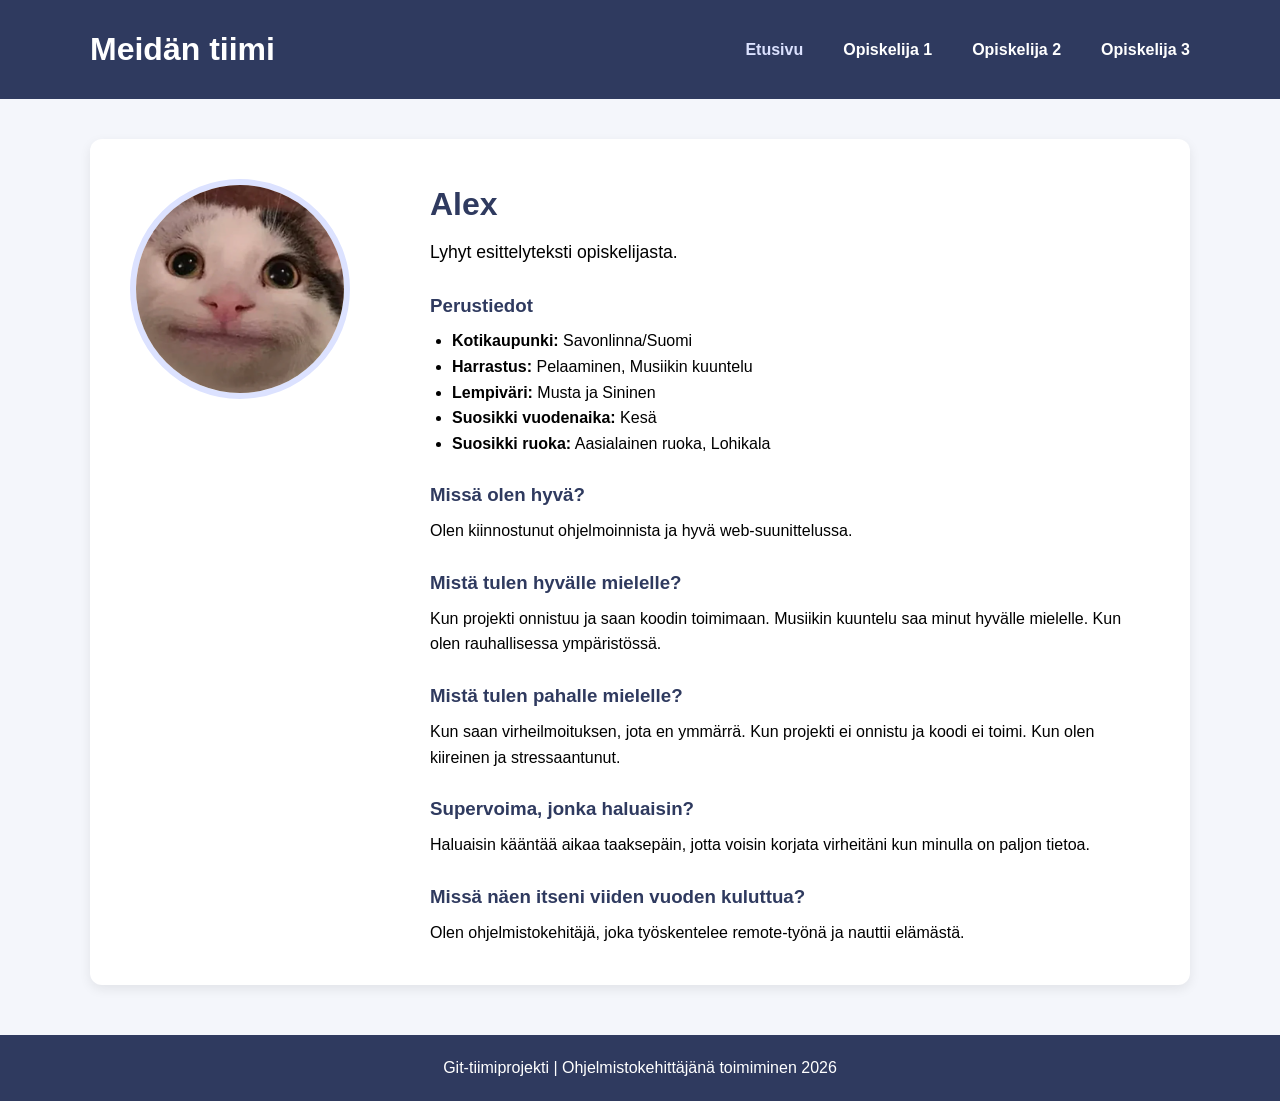
<file: Alex_Profiili.html>
<!DOCTYPE html>
<html lang="fi">
<head>
    <meta charset="UTF-8">
    <meta name="viewport" content="width=device-width, initial-scale=1.0">
    <title>Alex</title>
    <!-- Yhdistetään ulkoinen tyylitiedosto tähän sivuun -->
    <link rel="stylesheet" href="../css/style.css">
</head>
<body>

    <!-- Sivun ylätunniste sisältää tiimin nimen ja navigointilinkit -->
    <header class="site-header">
        <div class="header-content">
            <h1>Meidän tiimi</h1>
            <nav>
                <a href="../index.html">Etusivu</a>
                <a href="opiskelija_malli.html">Opiskelija 1</a>
                <a href="opiskelija_malli.html">Opiskelija 2</a>
                <a href="opiskelija_malli.html">Opiskelija 3</a>
            </nav>
        </div>
    </header>

    <!-- Pääsisältö: opiskelijan profiili ja esittely -->
    <main>
        <section class="profile">
            <img class="profile-photo-large" src="../images/kissa.png" alt="Opiskelija 1">

            <div class="profile-info">
                <!-- Kirjoita otsikkoon nimesi, tekstikappaleeseen esittelyteksti -->
                <h2>Alex</h2>
                <!--Kirjoita tähän lyhyt kuvaus itsestäsi. Voit kertoa esimerkiksi,
                    mistä olet kiinnostunut ja millaisista asioista pidät.-->
                <p class="lead">Lyhyt esittelyteksti opiskelijasta.</p>

                <!-- Perustietojen luettelo, täydennä kohtiin omat vastauksesi -->
                <h3>Perustiedot</h3>
                <ul>
                    <li><strong>Kotikaupunki:</strong> Savonlinna/Suomi</li>
                    <li><strong>Harrastus:</strong> Pelaaminen, Musiikin kuuntelu</li>
                    <li><strong>Lempiväri:</strong> Musta ja Sininen</li>
                    <li><strong>Suosikki vuodenaika:</strong> Kesä</li>
                    <li><strong>Suosikki ruoka:</strong> Aasialainen ruoka, Lohikala</li>
                </ul>

                <!-- Täydennä omat vastauksesi alla oleviin kohtiin -->
                <h3>Missä olen hyvä?</h3>
                <p>
                    Olen kiinnostunut ohjelmoinnista ja hyvä web-suunittelussa.
                </p>
                <h3>Mistä tulen hyvälle mielelle?</h3>
                <p>
                   Kun projekti onnistuu ja saan koodin toimimaan.
                   Musiikin kuuntelu saa minut hyvälle mielelle.
                   Kun olen rauhallisessa ympäristössä.
                </p>
                <h3>Mistä tulen pahalle mielelle?</h3>
                <p>
                    Kun saan virheilmoituksen, jota en ymmärrä.
                    Kun projekti ei onnistu ja koodi ei toimi.
                    Kun olen kiireinen ja stressaantunut.
                </p>
                <h3>Supervoima, jonka haluaisin?</h3>
                <p>
                   Haluaisin kääntää aikaa taaksepäin, jotta voisin korjata virheitäni kun minulla on paljon tietoa.
                </p>
                <h3>Missä näen itseni viiden vuoden kuluttua?</h3>
                <p>
                    Olen ohjelmistokehitäjä, joka työskentelee remote-työnä ja nauttii elämästä.
                </p>
            </div>
        </section>
    </main>

    <!-- Alatunniste ja tekijätieto -->
    <footer class="site-footer">
        <p>Git-tiimiprojekti | Ohjelmistokehittäjänä toimiminen 2026</p>
    </footer>

    <!-- Sivun JavaScript-tiedosto -->
    <script src="../js/script.js"></script>
</body>
</html>
</file>
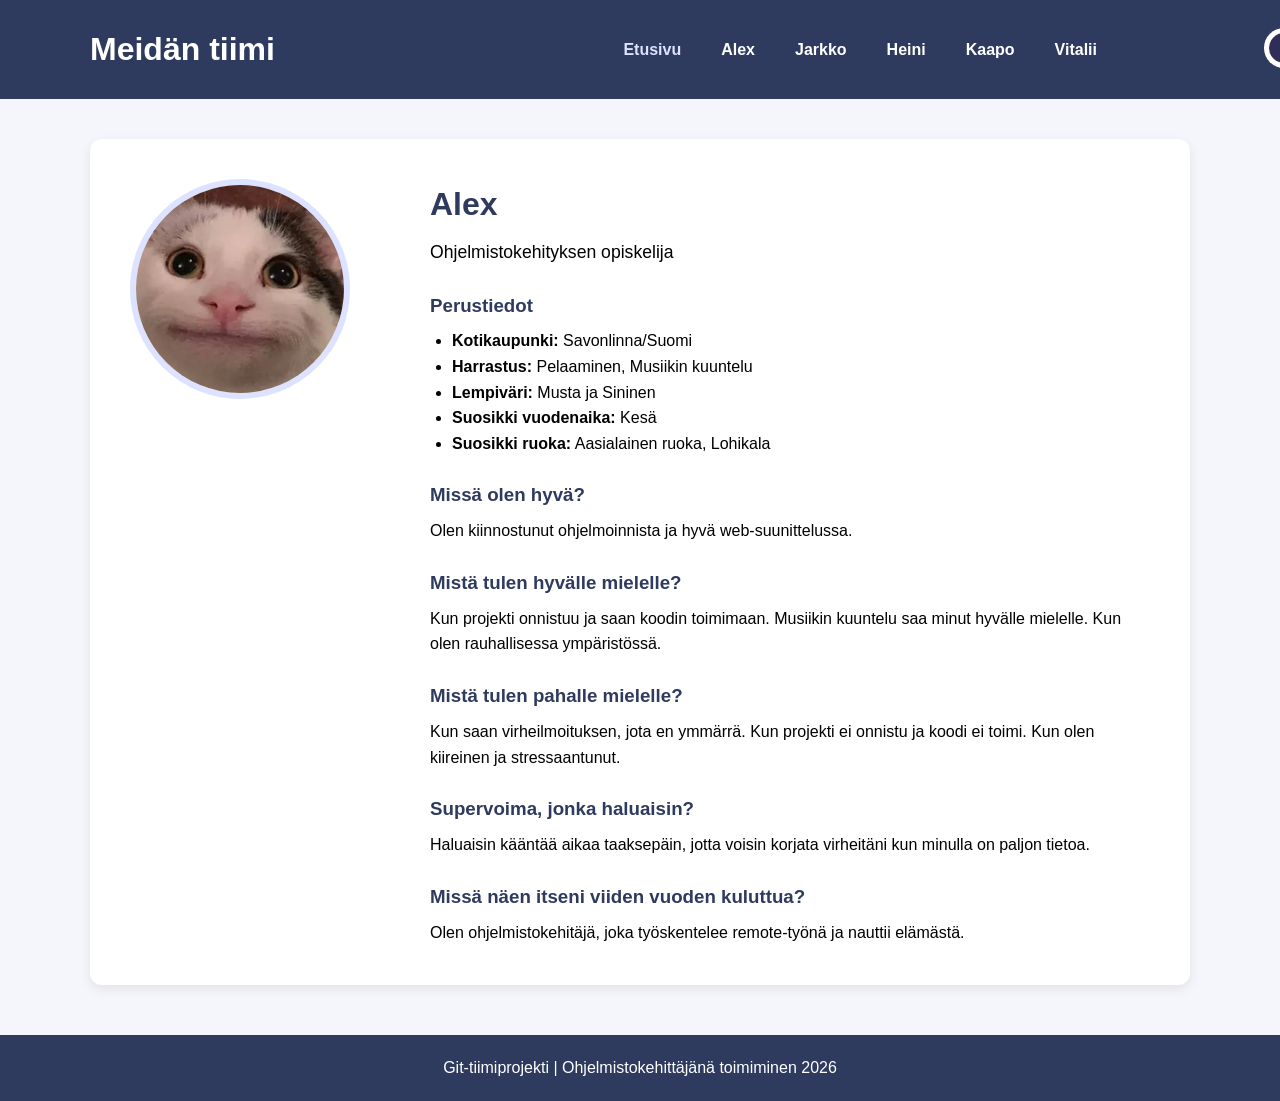
<file: pages/Alex_Profiili.html>
<!DOCTYPE html>
<html lang="fi">
<head>
    <meta charset="UTF-8">
    <meta name="viewport" content="width=device-width, initial-scale=1.0">
    <title>Alex</title>
    <!-- Yhdistetään ulkoinen tyylitiedosto tähän sivuun -->
    <link rel="stylesheet" href="../css/style.css">
</head>
<body>

    <!-- Sivun ylätunniste sisältää tiimin nimen ja navigointilinkit -->
 <!-- Sivun ylätunniste sisältää tiimin nimen ja navigoinnin -->
      <header class="site-header">
        <div class="header-content">
            <h1>Meidän tiimi</h1>
            <nav>
                <a href="../index.html">Etusivu</a>
                <a href="Alex_Profiili.html">Alex</a>
                <a href="Jarkko.html">Jarkko</a>
                <a href="Heini-profiili.html">Heini</a>
                <a href="opiskelija_kaapo.html">Kaapo</a>
                <a href="profile_vitalii.html">Vitalii</a>
                   <div class="container">
                    <label class="switch">
                        <input id="toggle" type="checkbox">
                        <span class="slider"></span>
                    </label>
                </div>
                <div class="slide-block slide-out">
                </div>
            </nav>
            
        </div>
        
            </nav>
        </div>
    </header>

    <!-- Pääsisältö: opiskelijan profiili ja esittely -->
    <main>
        <section class="profile">
            <img class="profile-photo-large" src="../images/kissa.png" alt="Opiskelija 1">

            <div class="profile-info">
                <!-- Kirjoita otsikkoon nimesi, tekstikappaleeseen esittelyteksti -->
                <h2>Alex</h2>
                <!--Kirjoita tähän lyhyt kuvaus itsestäsi. Voit kertoa esimerkiksi,
                    mistä olet kiinnostunut ja millaisista asioista pidät.-->
                <p class="lead">Ohjelmistokehityksen opiskelija</p>

                <!-- Perustietojen luettelo, täydennä kohtiin omat vastauksesi -->
                <h3>Perustiedot</h3>
                <ul>
                    <li><strong>Kotikaupunki:</strong> Savonlinna/Suomi</li>
                    <li><strong>Harrastus:</strong> Pelaaminen, Musiikin kuuntelu</li>
                    <li><strong>Lempiväri:</strong> Musta ja Sininen</li>
                    <li><strong>Suosikki vuodenaika:</strong> Kesä</li>
                    <li><strong>Suosikki ruoka:</strong> Aasialainen ruoka, Lohikala</li>
                </ul>

                <!-- Täydennä omat vastauksesi alla oleviin kohtiin -->
                <h3>Missä olen hyvä?</h3>
                <p>
                    Olen kiinnostunut ohjelmoinnista ja hyvä web-suunittelussa.
                </p>
                <h3>Mistä tulen hyvälle mielelle?</h3>
                <p>
                   Kun projekti onnistuu ja saan koodin toimimaan.
                   Musiikin kuuntelu saa minut hyvälle mielelle.
                   Kun olen rauhallisessa ympäristössä.
                </p>
                <h3>Mistä tulen pahalle mielelle?</h3>
                <p>
                    Kun saan virheilmoituksen, jota en ymmärrä.
                    Kun projekti ei onnistu ja koodi ei toimi.
                    Kun olen kiireinen ja stressaantunut.
                </p>
                <h3>Supervoima, jonka haluaisin?</h3>
                <p>
                   Haluaisin kääntää aikaa taaksepäin, jotta voisin korjata virheitäni kun minulla on paljon tietoa.
                </p>
                <h3>Missä näen itseni viiden vuoden kuluttua?</h3>
                <p>
                    Olen ohjelmistokehitäjä, joka työskentelee remote-työnä ja nauttii elämästä.
                </p>
            </div>
        </section>
    </main>

    <!-- Alatunniste ja tekijätieto -->
    <footer class="site-footer">
        <p>Git-tiimiprojekti | Ohjelmistokehittäjänä toimiminen 2026</p>
    </footer>

    <!-- Sivun JavaScript-tiedosto -->
    <script src="../js/script.js"></script>
</body>
</html>
</file>
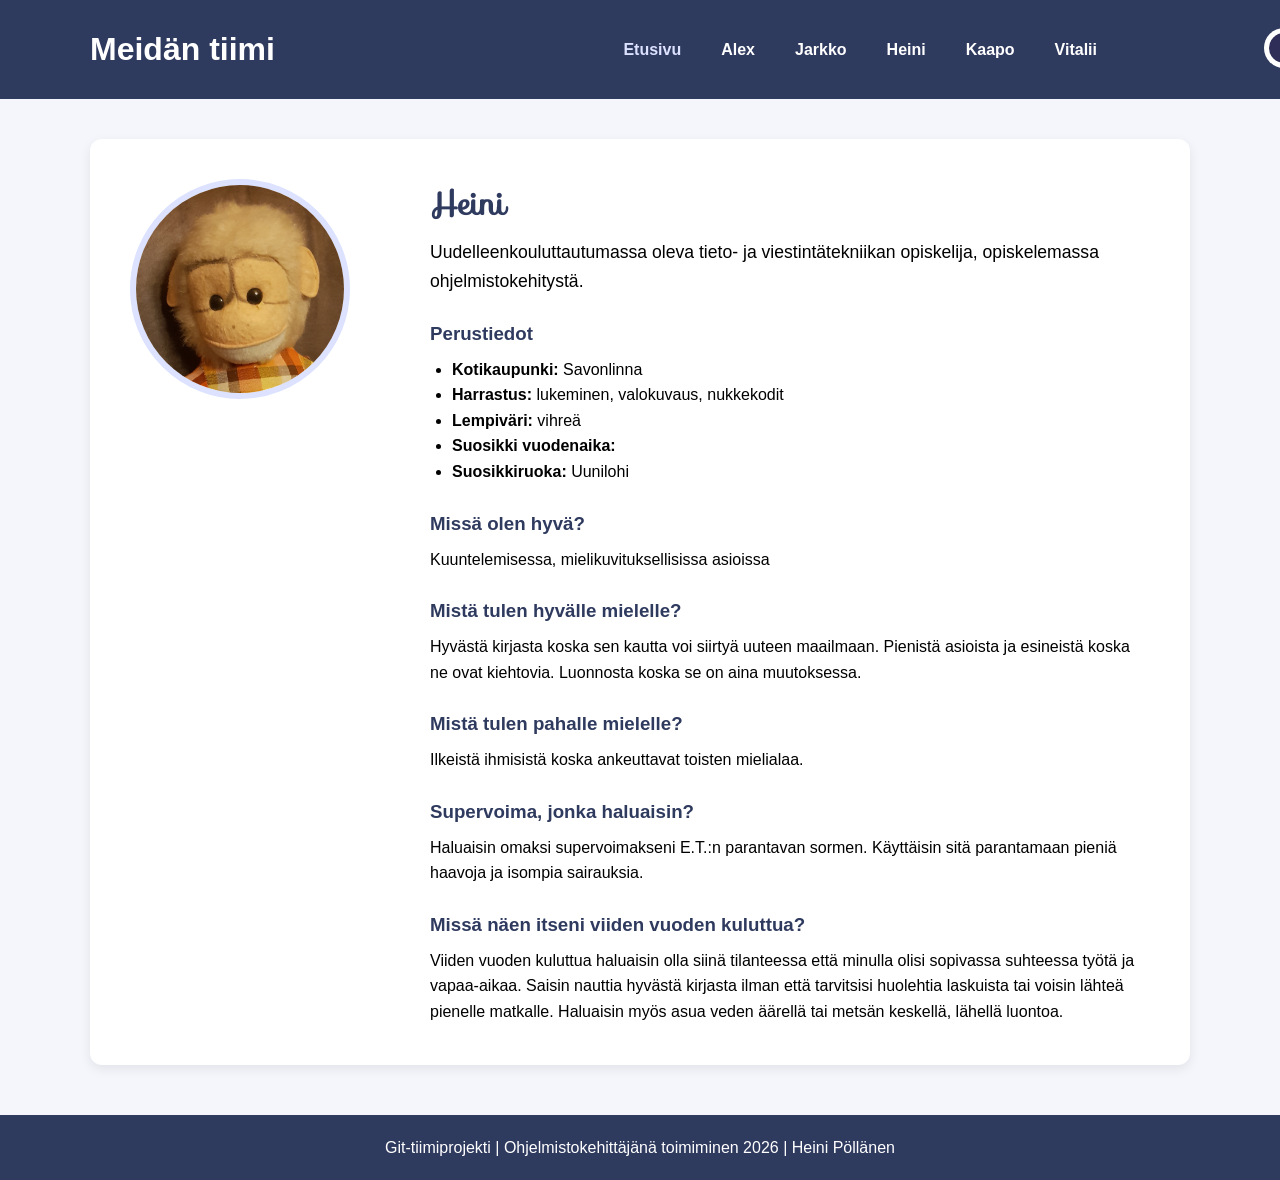
<file: pages/Heini-profiili.html>
<!DOCTYPE html>
<html lang="fi">
<head>
    <meta charset="UTF-8">
    <meta name="viewport" content="width=device-width, initial-scale=1.0">
    <title>Opiskelija 1</title>
    <!-- Yhdistetään ulkoinen tyylitiedosto tähän sivuun -->
    <link rel="stylesheet" href="../css/style.css">
    <link rel="stylesheet" href="https://fonts.googleapis.com/css?family=Sofia">
</head>
<body>

    <!-- Sivun ylätunniste sisältää tiimin nimen ja navigointilinkit -->
    <header class="site-header">
        <div class="header-content">
            <h1>Meidän tiimi</h1>
            <nav>
                <a href="../index.html">Etusivu</a>
                <a href="Alex_Profiili.html">Alex</a>
                <a href="Jarkko.html">Jarkko</a>
                <a href="Heini-profiili.html">Heini</a>
                <a href="opiskelija_kaapo.html">Kaapo</a>
                <a href="profile_vitalii.html">Vitalii</a>
                   <div class="container">
                    <label class="switch">
                        <input id="toggle" type="checkbox">
                        <span class="slider"></span>
                    </label>
                </div>
                <div class="slide-block slide-out">
                </div>
            </nav>
            
        </div>
        
            </nav>
        </div>
    </header>

    <!-- Pääsisältö: opiskelijan profiili ja esittely -->
    <main>
        <section class="profile">
            <img class="profile-photo-large" src="../images/naama.jpg" alt="Heini">

            <div class="profile-info">
                <!-- Kirjoita otsikkoon nimesi, tekstikappaleeseen esittelyteksti -->
                <h2 id="H">Heini</h2>
                <!--Kirjoita tähän lyhyt kuvaus itsestäsi. Voit kertoa 
                esimerkiksi,
                mistä olet kiinnostunut ja millaisista asioista pidät.
                -->

                <p class="lead">Uudelleenkouluttautumassa oleva tieto- ja viestintätekniikan opiskelija, opiskelemassa ohjelmistokehitystä.</p>

                <!-- Perustietojen luettelo, täydennä kohtiin omat vastauksesi -->
                <h3>Perustiedot</h3>
                <ul>
                    <li><strong>Kotikaupunki:</strong> Savonlinna</li>
                    <li><strong>Harrastus:</strong> lukeminen, valokuvaus, nukkekodit</li>
                    <li><strong>Lempiväri:</strong> vihreä</li>
                    <li><strong>Suosikki vuodenaika:</strong> <!--Kirjoita suosikki vuodenaika--></li>
                    <li><strong>Suosikkiruoka:</strong> Uunilohi</li>
                </ul>

                <!-- Täydennä omat vastauksesi alla oleviin kohtiin -->
                <h3>Missä olen hyvä?</h3>
                <p>
                    Kuuntelemisessa, mielikuvituksellisissa asioissa
                </p>
                <h3>Mistä tulen hyvälle mielelle?</h3>
                <p>
                    Hyvästä kirjasta koska sen kautta voi siirtyä uuteen maailmaan. Pienistä asioista ja esineistä koska ne ovat kiehtovia. Luonnosta koska se on aina muutoksessa.
                </p>
                <h3>Mistä tulen pahalle mielelle?</h3>
                <p>
                    Ilkeistä ihmisistä koska ankeuttavat toisten mielialaa.
                </p>
                <h3>Supervoima, jonka haluaisin?</h3>
                <p>
                    Haluaisin omaksi supervoimakseni E.T.:n parantavan sormen. Käyttäisin sitä parantamaan pieniä haavoja ja isompia sairauksia.
                </p>
                <h3>Missä näen itseni viiden vuoden kuluttua?</h3>
                <p>
                    Viiden vuoden kuluttua haluaisin olla siinä tilanteessa että minulla olisi sopivassa suhteessa työtä ja vapaa-aikaa. Saisin nauttia hyvästä kirjasta ilman että tarvitsisi huolehtia laskuista tai voisin lähteä pienelle matkalle. Haluaisin myös asua veden äärellä tai metsän keskellä, lähellä luontoa.
                </p>
            </div>
        </section>
    </main>

    <!-- Alatunniste ja tekijätieto -->
    <footer class="site-footer">
        <p>Git-tiimiprojekti | Ohjelmistokehittäjänä toimiminen 2026 | Heini Pöllänen</p>
    </footer>

    <!-- Sivun JavaScript-tiedosto -->
    <script src="../js/script.js"></script>
</body>
</html>
</file>
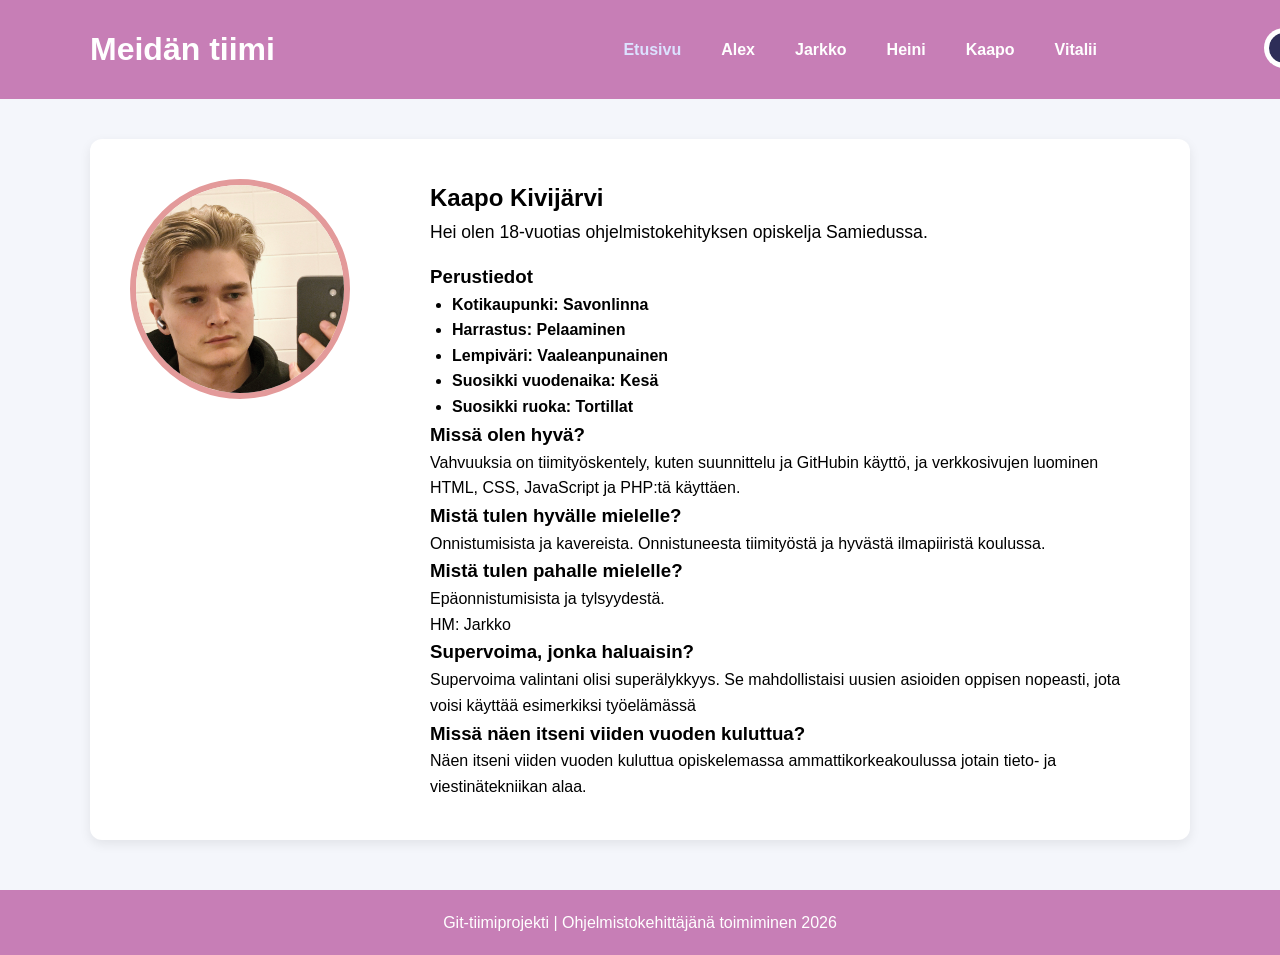
<file: pages/opiskelija_kaapo.html>
<!DOCTYPE html>
<html lang="fi">
<head>
    <meta charset="UTF-8">
    <meta name="viewport" content="width=device-width, initial-scale=1.0">
    <title>Kaapo Kivijärvi</title>
    <!-- Yhdistetään ulkoinen tyylitiedosto tähän sivuun -->
    <link rel="stylesheet" href="../css/style.css">
</head>
<body>

    <!-- Sivun ylätunniste sisältää tiimin nimen ja navigointilinkit -->
    <header class="site-header-kaapo">
        <div class="header-content">
            <h1>Meidän tiimi</h1>
            <nav>
                <a href="../index.html">Etusivu</a>
                <a href="Alex_Profiili.html">Alex</a>
                <a href="Jarkko.html">Jarkko</a>
                <a href="Heini-profiili.html">Heini</a>
                <a href="opiskelija_kaapo.html">Kaapo</a>
                <a href="profile_vitalii.html">Vitalii</a>
                   <div class="container">
                    <label class="switch">
                        <input id="toggle" type="checkbox">
                        <span class="slider"></span>
                    </label>
                </div>
                <div class="slide-block slide-out">
                </div>
            </nav>
            
        </div>
        
            </nav>
        </div>
    </header>

    <!-- Pääsisältö: opiskelijan profiili ja esittely -->
    <main>
        <section class="profile">
            <img class="profile-photo-large-kaapo" src="../images/kaapo_kuva.png" alt="Kaapon kuva">

            <div class="profile-info-kaapo">
                <!-- Kirjoita otsikkoon nimesi, tekstikappaleeseen esittelyteksti -->
                <h2>Kaapo Kivijärvi</h2>
                <!--Kirjoita tähän lyhyt kuvaus itsestäsi. Voit kertoa esimerkiksi,
                    mistä olet kiinnostunut ja millaisista asioista pidät.-->
                <p class="lead">Hei olen 18-vuotias ohjelmistokehityksen opiskelja Samiedussa.</p>

                <!-- Perustietojen luettelo, täydennä kohtiin omat vastauksesi -->
                <h3>Perustiedot</h3>
                <ul>
                    <li><strong>Kotikaupunki: Savonlinna</strong> <!--Kirjoita kotikaupunkisi --></li>
                    <li><strong>Harrastus: Pelaaminen</strong> <!--Kirjoita harrastus--></li>
                    <li><strong>Lempiväri: Vaaleanpunainen</strong> <!--Kirjoita lempiväri--></li>
                    <li><strong>Suosikki vuodenaika: Kesä</strong> <!--Kirjoita suosikki vuodenaika--></li>
                    <li><strong>Suosikki ruoka: Tortillat</strong> <!--Kirjoita suosikki ruoka--></li>
                </ul>

                <!-- Täydennä omat vastauksesi alla oleviin kohtiin -->
                <h3>Missä olen hyvä?</h3>
                <p> Vahvuuksia on tiimityöskentely, kuten suunnittelu ja GitHubin käyttö, ja verkkosivujen luominen HTML, CSS, JavaScript ja PHP:tä käyttäen.
                    <!-- Kirjoita tähän omia vahvuuksiasi. Voit kertoa esimerkiksi opiskeluun, harrastuksiin tai tiimityöhön liittyvistä vahvuuksista. -->
                </p>
                <h3>Mistä tulen hyvälle mielelle?</h3>
                <p> Onnistumisista ja kavereista. Onnistuneesta tiimityöstä ja hyvästä ilmapiiristä koulussa.
                    <!-- Kirjoita tähän mistä tulet hyvälle mielelle ja miksi. -->
                </p>
                <h3>Mistä tulen pahalle mielelle?</h3>
                <p> Epäonnistumisista ja tylsyydestä.
                    <br>HM: Jarkko
                    <!-- Kirjoita tähän mistä tulet pahalle mielelle ja miksi. -->
                </p>
                <h3>Supervoima, jonka haluaisin?</h3>
                <p> Supervoima valintani olisi superälykkyys. Se mahdollistaisi uusien asioiden oppisen nopeasti, jota voisi käyttää esimerkiksi työelämässä
                    <!-- Kirjoita tähän, minkä supervoiman haluaisit kehittää. Parustele valintaasi ja kerro, miten käyttäisit tätä supervoimaa. -->
                </p>
                <h3>Missä näen itseni viiden vuoden kuluttua?</h3>
                <p> Näen itseni viiden vuoden kuluttua opiskelemassa ammattikorkeakoulussa jotain tieto- ja viestinätekniikan alaa.
                    <!-- Kirjoita tähän ajatuksiasi tulevaisuudestasi. -->
                </p>
            </div>
        </section>
    </main>

    <!-- Alatunniste ja tekijätieto -->
    <footer class="site-footer-kaapo">
        <p>Git-tiimiprojekti | Ohjelmistokehittäjänä toimiminen 2026</p>
    </footer>

    <!-- Sivun JavaScript-tiedosto -->
    <script src="../js/script.js"></script>
</body>
</html>
</file>
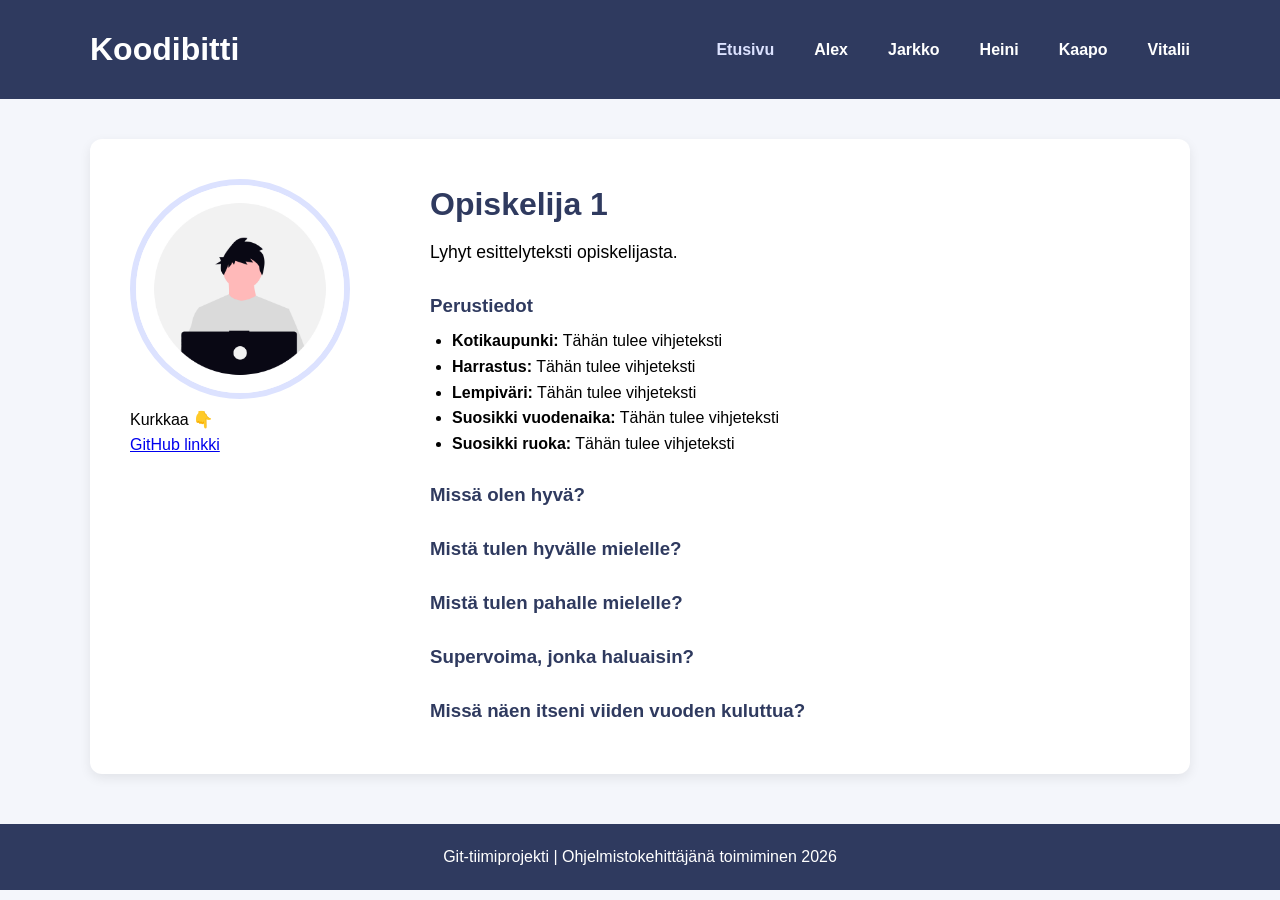
<file: pages/opiskelija_malli.html>
<!DOCTYPE html>
<html lang="fi">
<head>
    <meta charset="UTF-8">
    <meta name="viewport" content="width=device-width, initial-scale=1.0">
    <title>Opiskelija 1</title>
    <!-- Yhdistetään ulkoinen tyylitiedosto tähän sivuun -->
    <link rel="stylesheet" href="../css/style.css">
</head>
<body>

    <!-- Sivun ylätunniste sisältää tiimin nimen ja navigointilinkit -->
    <header class="site-header">
        <div class="header-content">
            <h1>Koodibitti</h1>
            <nav>
                <a href="../index.html">Etusivu</a>
                <a href="opiskelija_malli.html">Alex</a>
                <a href="opiskelija_malli.html">Jarkko</a>
                <a href="opiskelija_malli.html">Heini</a>
                <a href="opiskelija_malli.html">Kaapo</a>
                <a href="profile_vitalii.html">Vitalii</a>
            </nav>
        </div>
    </header>

    <!-- Pääsisältö: opiskelijan profiili ja esittely -->
    <main>
        <section class="profile">
            
            <div class="profile-picture">
              <img class="profile-photo-large" src="../images/opiskelija.png" alt="Opiskelija 1">
              <div class="overlay">
                <p>Kurkkaa 👇</p>
                <a href="#" target="_blank" rel="noopener noreferrer">GitHub linkki</a>
              </div>
            </div>

            <div class="profile-info">
                <!-- Kirjoita otsikkoon nimesi, tekstikappaleeseen esittelyteksti -->
                <h2>Opiskelija 1</h2>
                <!--Kirjoita tähän lyhyt kuvaus itsestäsi. Voit kertoa esimerkiksi,
                    mistä olet kiinnostunut ja millaisista asioista pidät.-->
                <p class="lead">Lyhyt esittelyteksti opiskelijasta.</p>

                <!-- Perustietojen luettelo, täydennä kohtiin omat vastauksesi -->
                <h3>Perustiedot</h3>
                <ul>
                    <li>
                      <strong>Kotikaupunki:</strong> 
                      <span class="tooltip">
                        <span class="tooltiptext">Tähän tulee vihjeteksti</span>
                      </span>
                      <!--Kirjoita kotikaupunkisi -->
                    </li>
                    <li>
                      <strong>Harrastus:</strong> 
                      <span class="tooltip">
                        <span class="tooltiptext">Tähän tulee vihjeteksti</span>
                      </span>
                      <!--Kirjoita harrastus-->
                    </li>
                    <li>
                      <strong>Lempiväri:</strong> 
                      <span class="tooltip">
                        <span class="tooltiptext">Tähän tulee vihjeteksti</span>
                      </span>
                      <!--Kirjoita lempiväri-->
                    </li>
                    <li>
                      <strong>Suosikki vuodenaika:</strong> 
                      <span class="tooltip">
                        <span class="tooltiptext">Tähän tulee vihjeteksti</spa>
                      </span>
                      <!--Kirjoita suosikki vuodenaika-->
                    </li>
                    <li>
                      <strong>Suosikki ruoka:</strong> 
                      <span class="tooltip">
                        <span class="tooltiptext">Tähän tulee vihjeteksti</span>
                      </span>
                      <!--Kirjoita suosikki ruoka-->
                    </li>
                </ul>

                <!-- Täydennä omat vastauksesi alla oleviin kohtiin -->
                <h3>Missä olen hyvä?</h3>
                <p>
                    <!-- Kirjoita tähän omia vahvuuksiasi. Voit kertoa esimerkiksi opiskeluun, harrastuksiin tai tiimityöhön liittyvistä vahvuuksista. -->
                </p>
                <h3>Mistä tulen hyvälle mielelle?</h3>
                <p>
                    <!-- Kirjoita tähän mistä tulet hyvälle mielelle ja miksi. -->
                </p>
                <h3>Mistä tulen pahalle mielelle?</h3>
                <p>
                    <!-- Kirjoita tähän mistä tulet pahalle mielelle ja miksi. -->
                </p>
                <h3>Supervoima, jonka haluaisin?</h3>
                <p>
                    <!-- Kirjoita tähän, minkä supervoiman haluaisit kehittää. Parustele valintaasi ja kerro, miten käyttäisit tätä supervoimaa. -->
                </p>
                <h3>Missä näen itseni viiden vuoden kuluttua?</h3>
                <p>
                    <!-- Kirjoita tähän ajatuksiasi tulevaisuudestasi. -->
                </p>
            </div>
        </section>
    </main>

    <!-- Alatunniste ja tekijätieto -->
    <footer class="site-footer">
        <p>Git-tiimiprojekti | Ohjelmistokehittäjänä toimiminen 2026</p>
    </footer>

    <!-- Sivun JavaScript-tiedosto -->
    <script src="../js/script.js"></script>
</body>
</html>
</file>
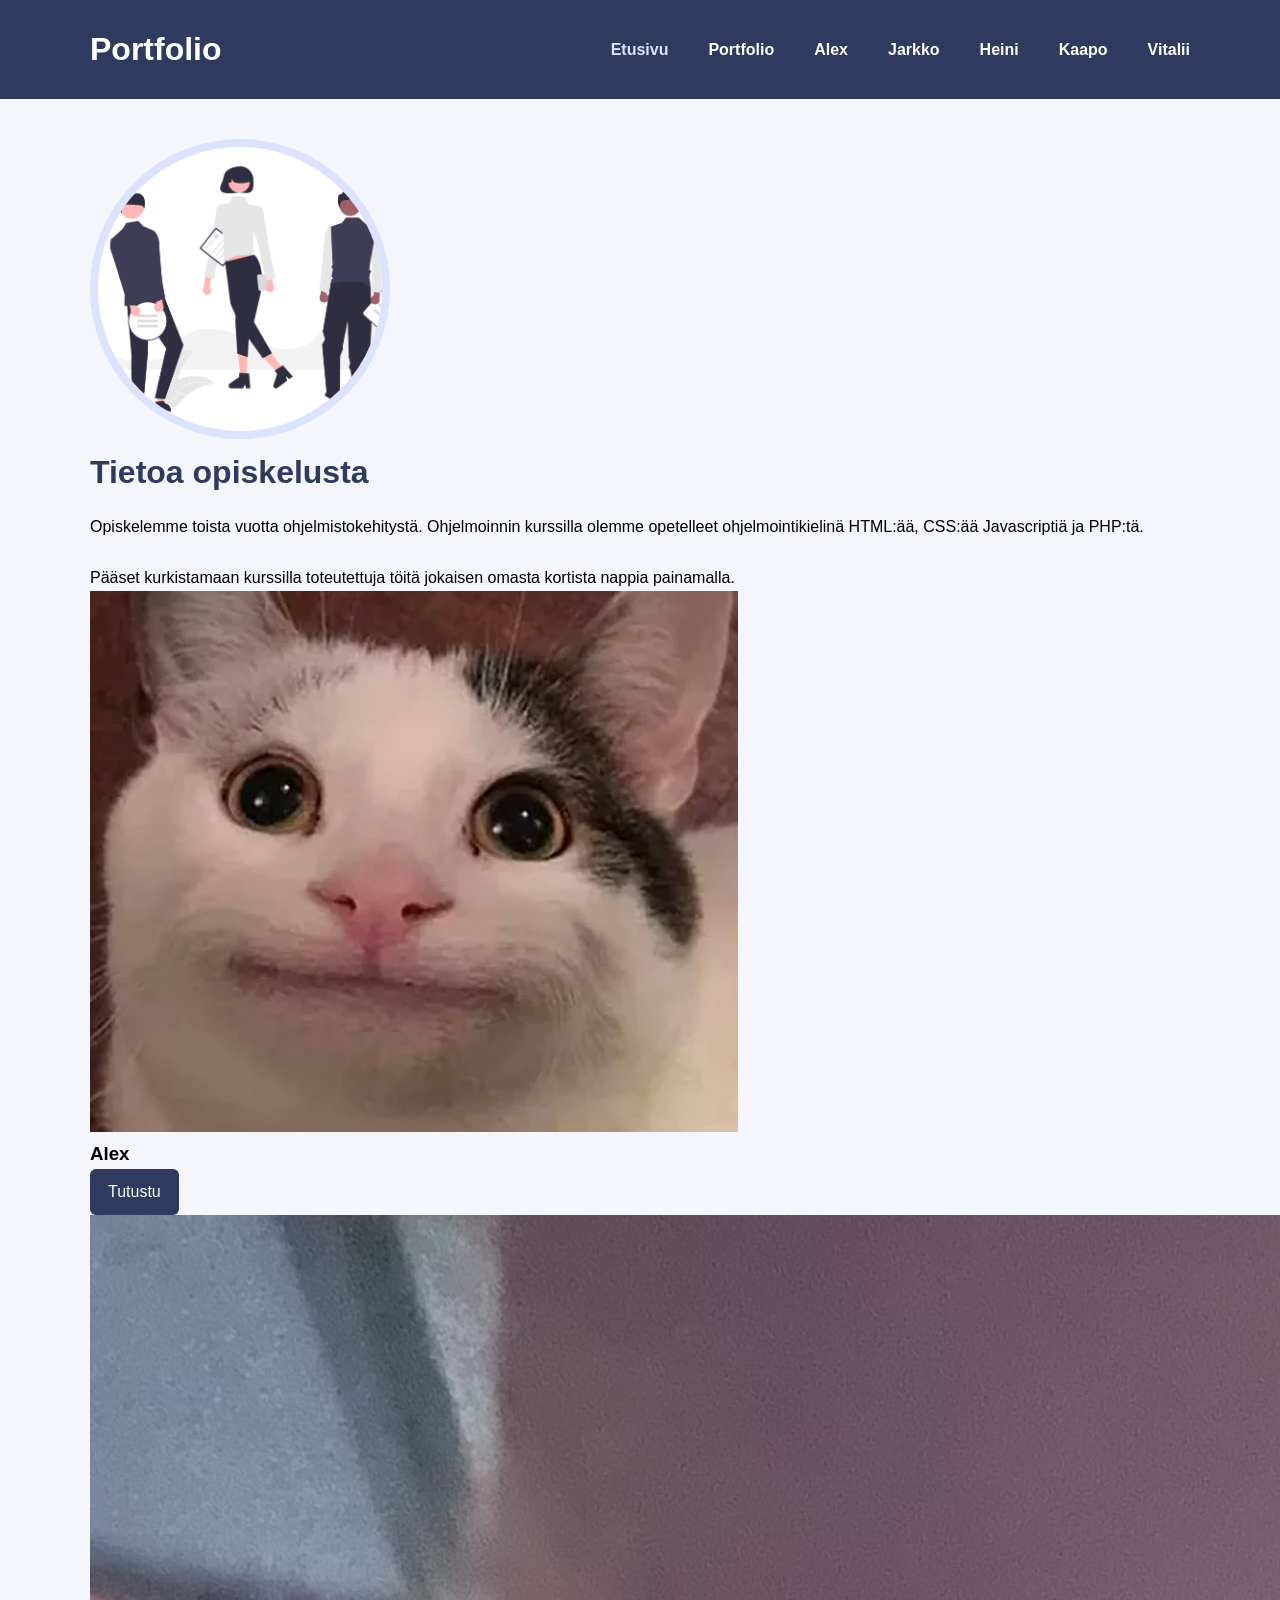
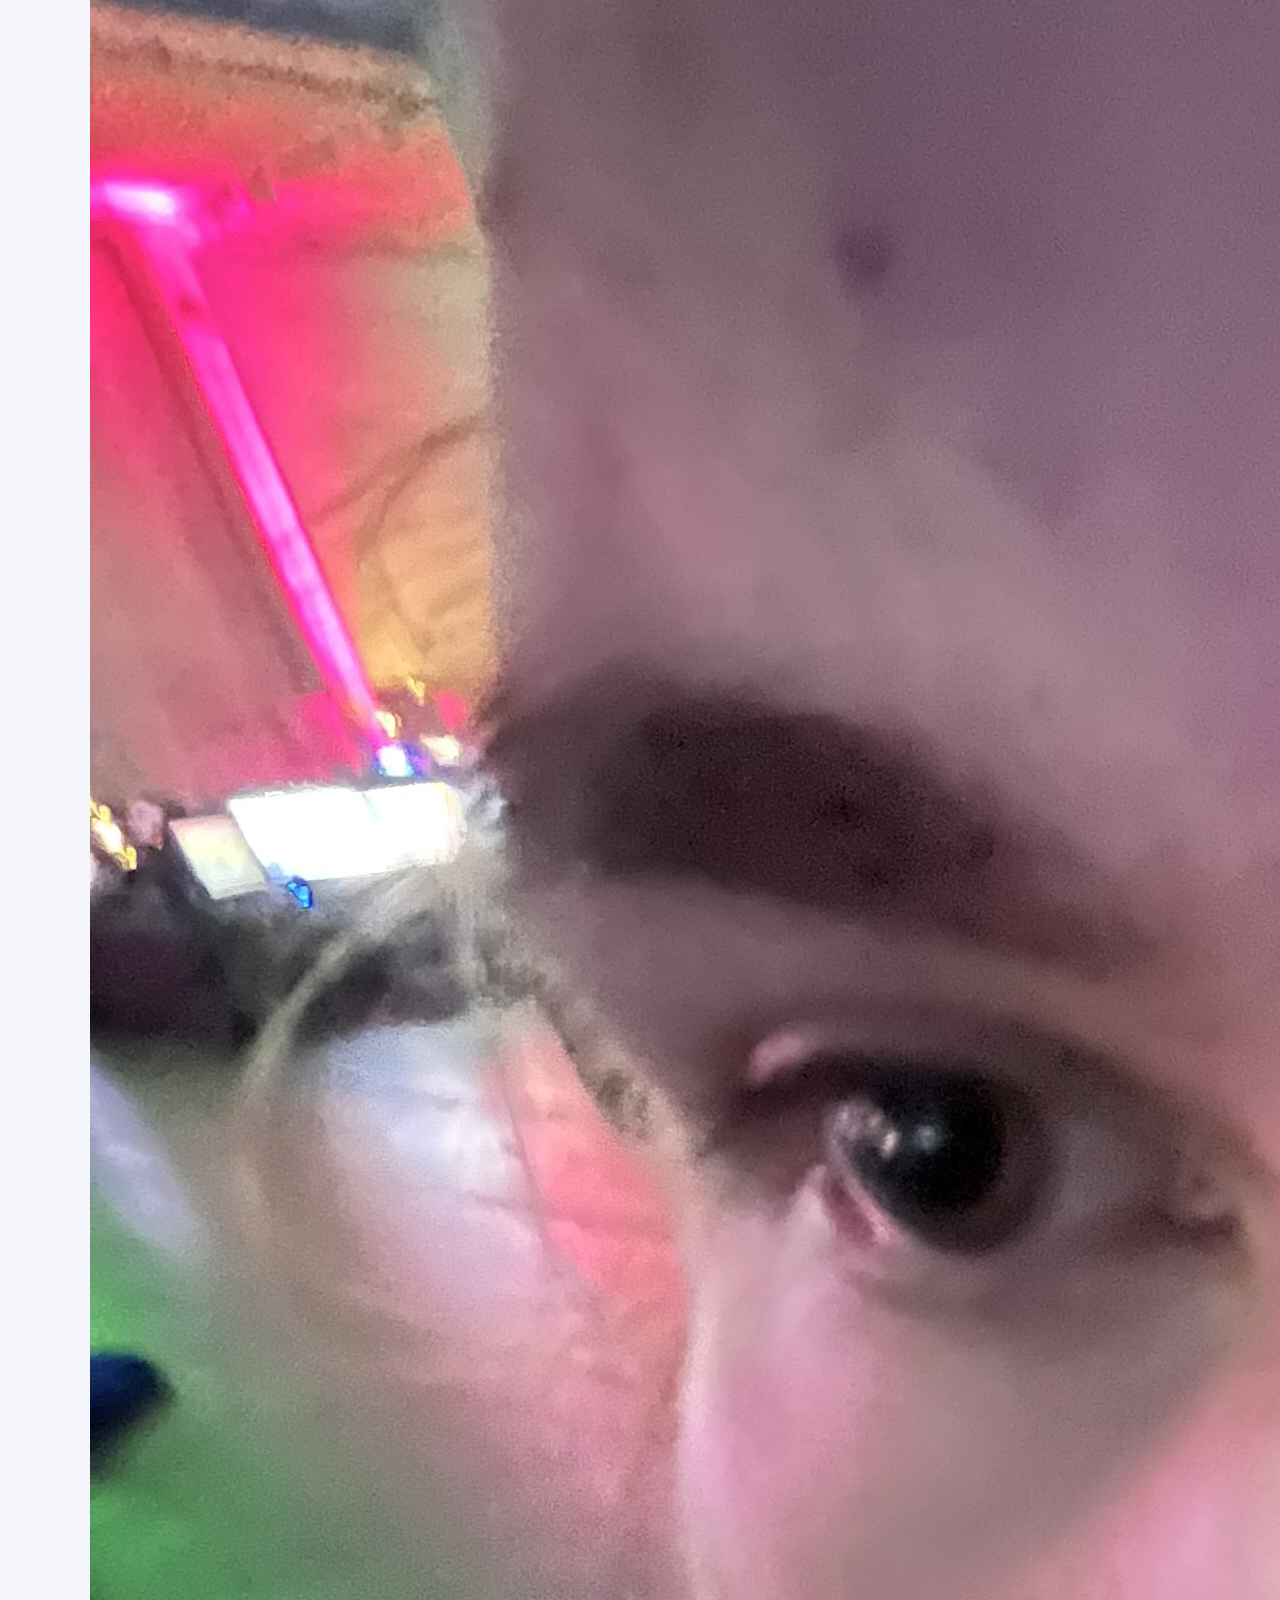
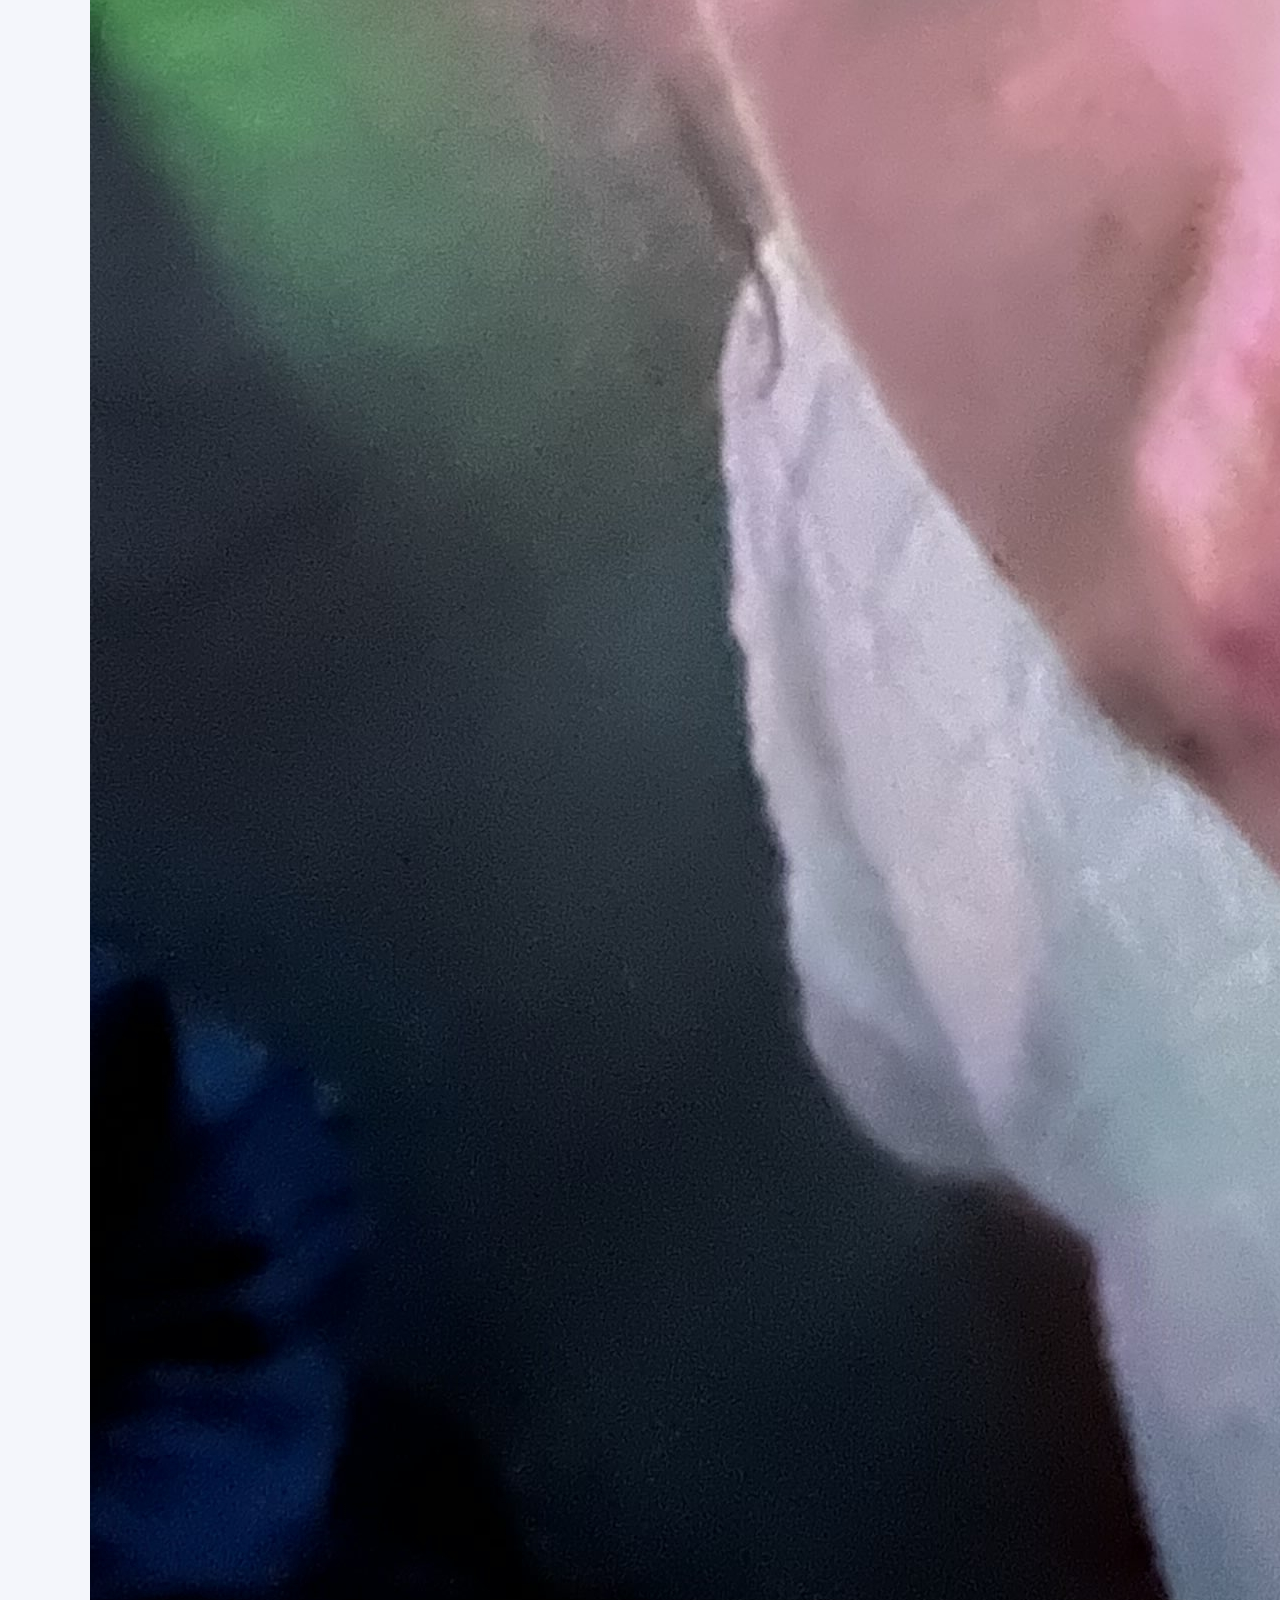
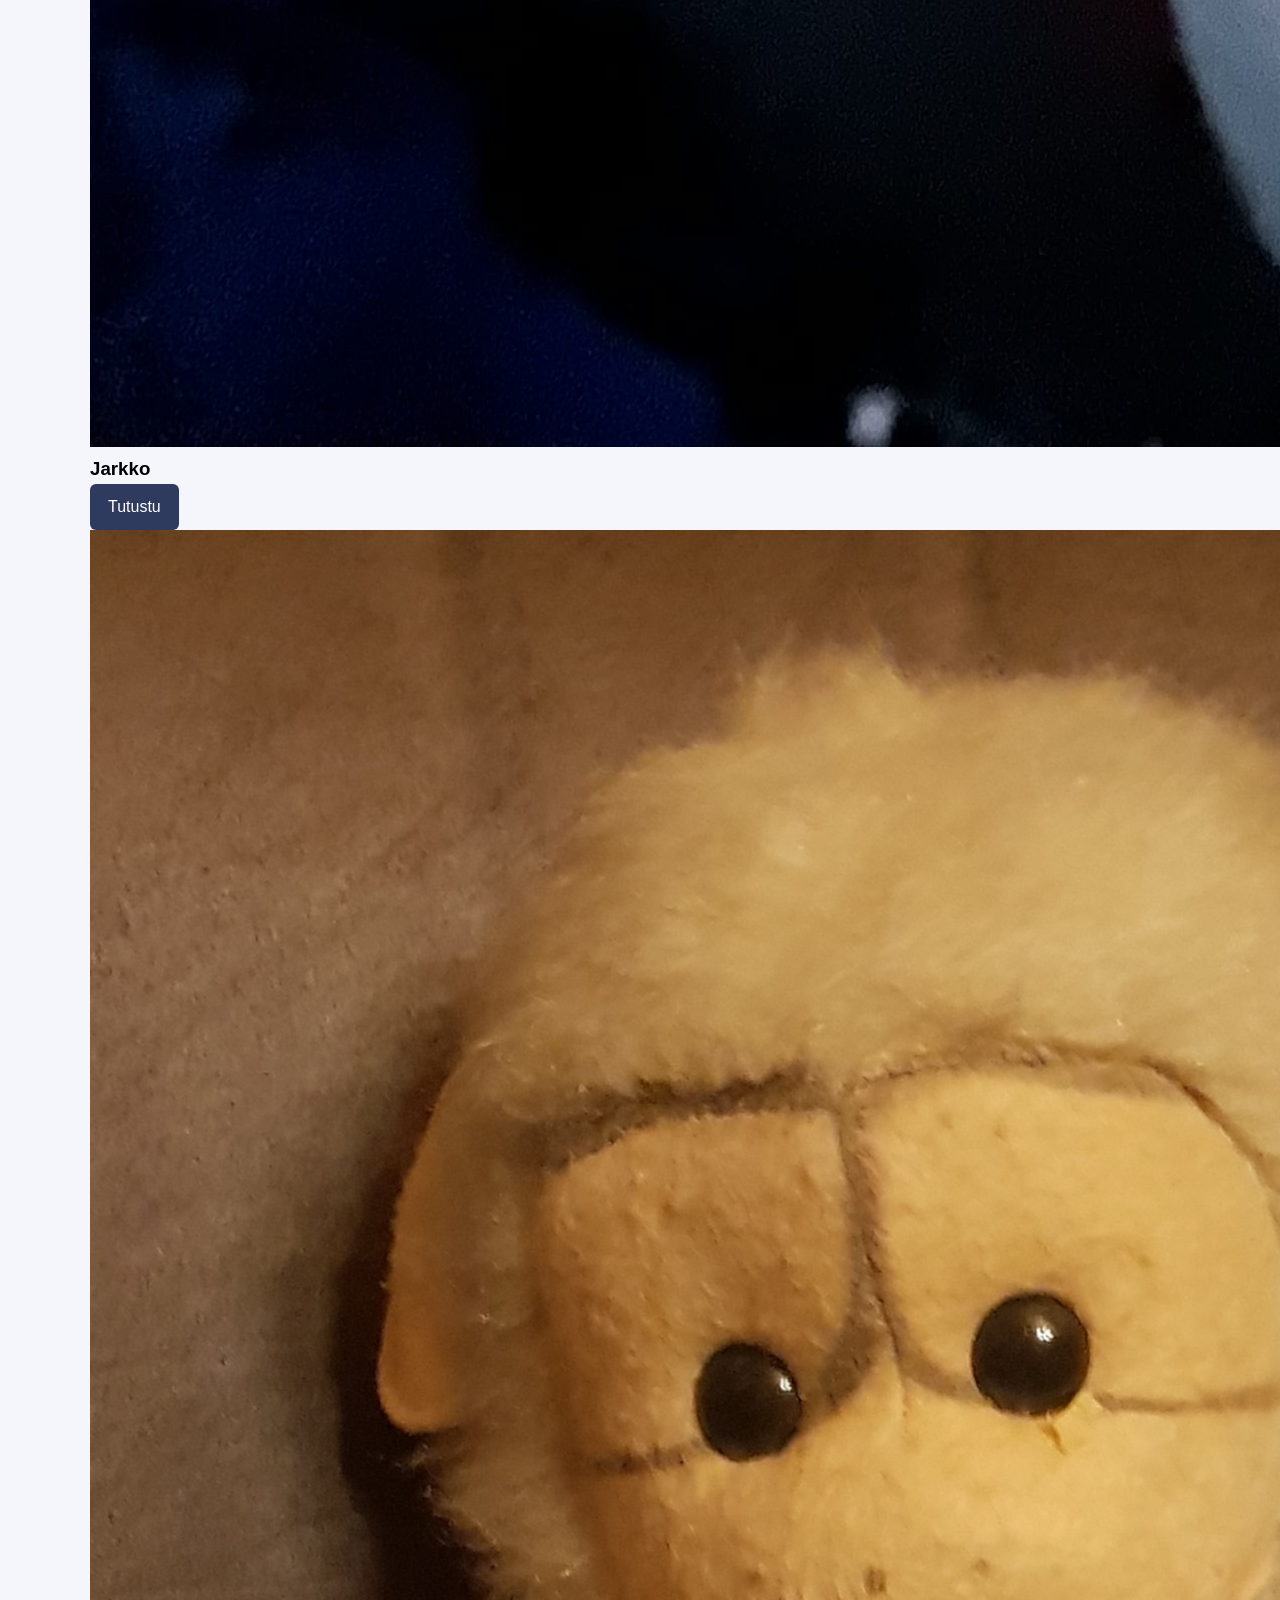
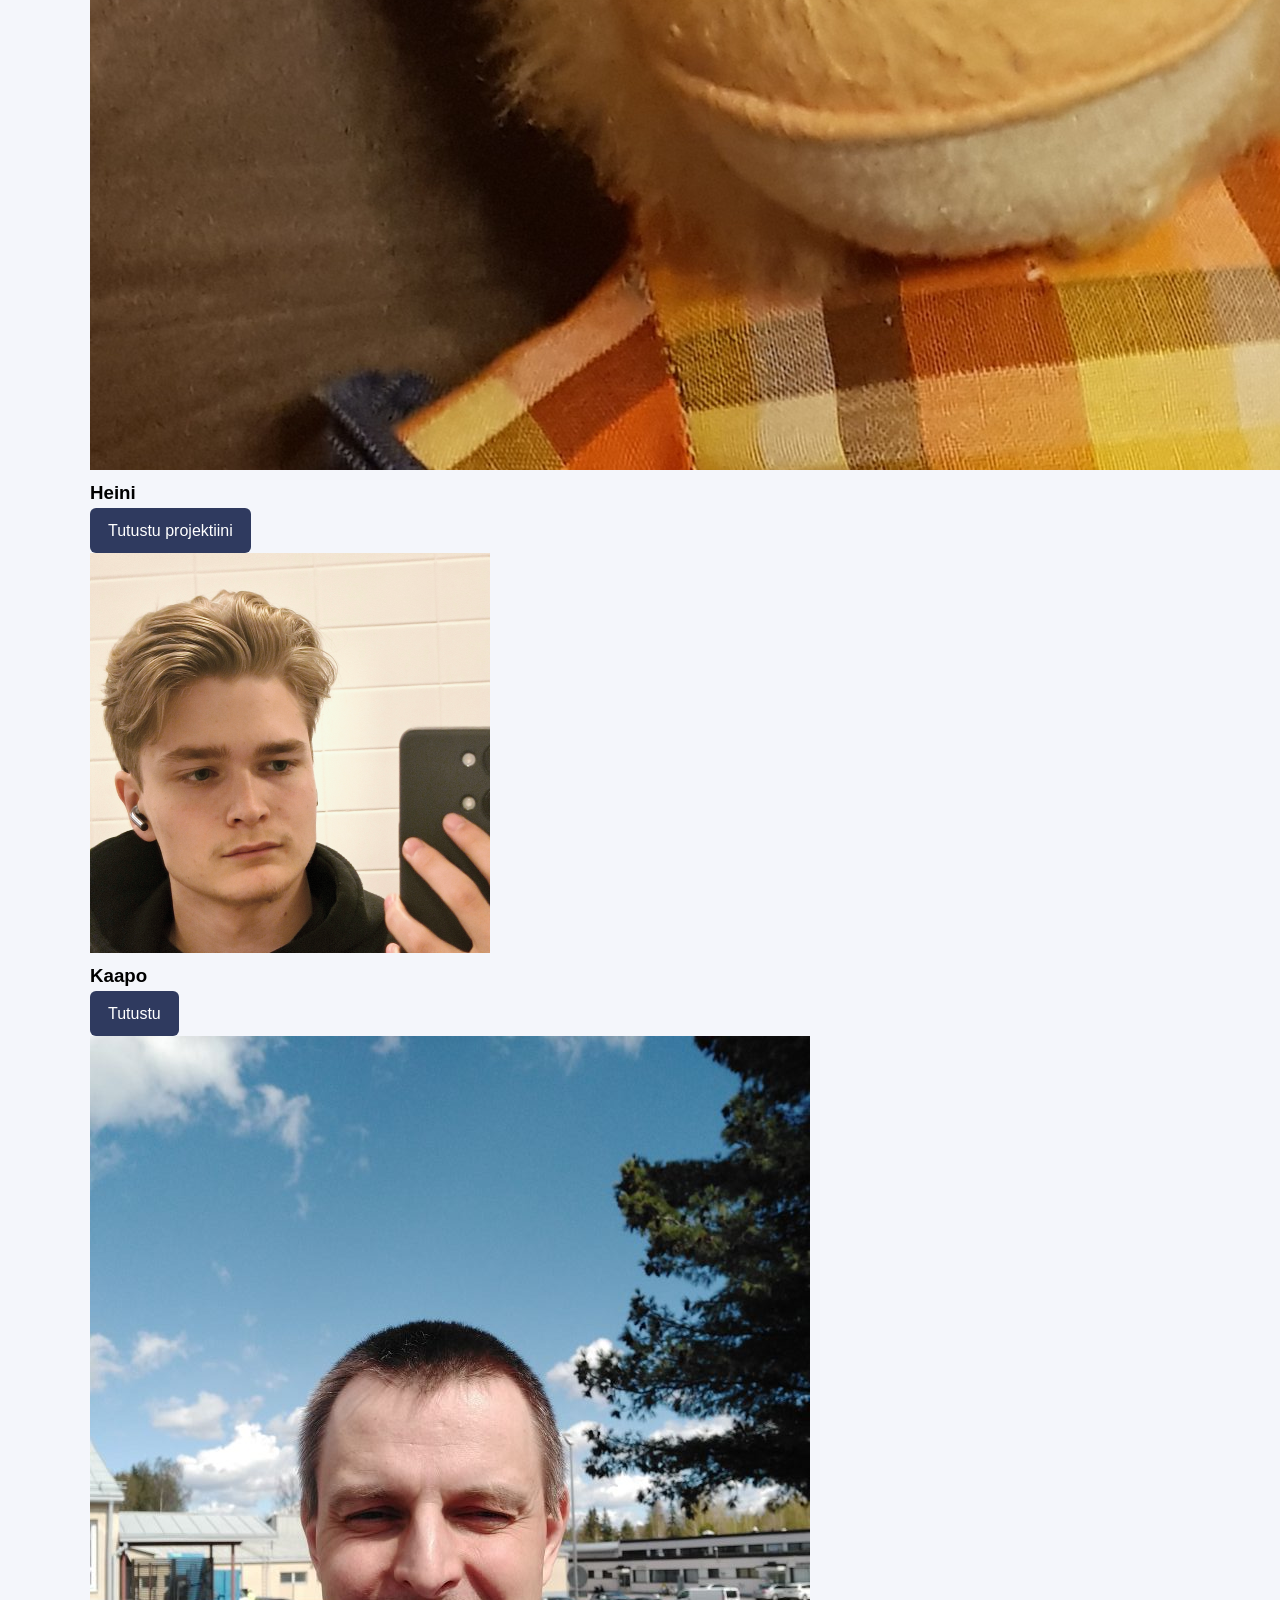
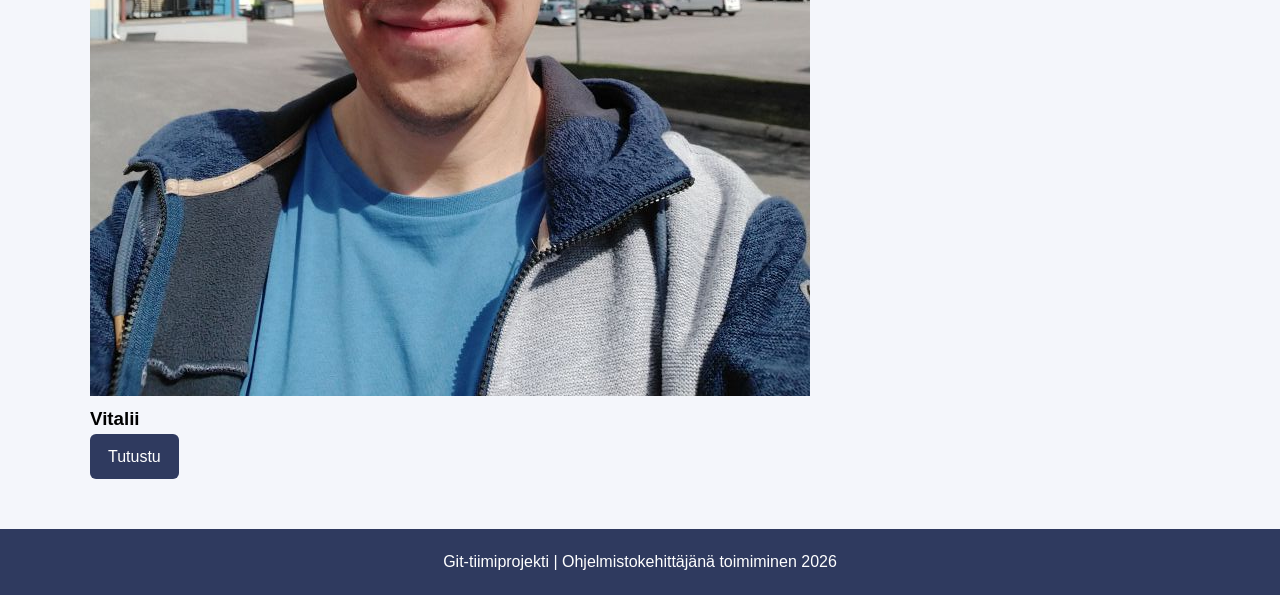
<file: pages/portfolio.html>
<!DOCTYPE html>
<html lang="fi">
<head>
    <meta charset="UTF-8">
    <meta name="viewport" content="width=device-width, initial-scale=1.0">
    <title>Meidän tiimi</title>
    <!-- Ulkoinen tyylitiedosto liitetään tähän sivuun -->
    <link rel="stylesheet" href="../css/style.css">
</head>
<body>

    <!-- Sivun ylätunniste sisältää tiimin nimen ja navigoinnin -->
    <header class="site-header">
        <div class="header-content">
            <h1>Portfolio</h1>
            <nav>
                <a href="../index.html">Etusivu</a>
                <a href="portfolio.html">Portfolio</a>
                <a href="Alex_Profiili.html">Alex</a>
                <a href="Jarkko.html">Jarkko</a>
                <a href="Heini-profiili.html">Heini</a>
                <a href="opiskelija_kaapo.html">Kaapo</a>
                <a href="profile_vitalii.html">Vitalii</a>
            </nav>
        </div>
    </header>

    <!-- Pääsisältö: esittely ja tiimin jäsenet -->
    <main>
        <section class="portfolio-grid">
            <article class="hero-portfolio">
            <img class="team-photo" src="../images/tiimi.png" alt="Tiimin yhteiskuva">
            <div class="hero-text">
                <h2>Tietoa opiskelusta</h2>
                <p>
                   Opiskelemme toista vuotta ohjelmistokehitystä. Ohjelmoinnin kurssilla olemme opetelleet ohjelmointikielinä HTML:ää, CSS:ää
                   Javascriptiä ja PHP:tä. 
                   <br>
                   <br>
                   Pääset kurkistamaan kurssilla toteutettuja töitä jokaisen omasta kortista nappia painamalla.
                </p>
            </div>
            </article>

            <!-- Jokaisen omat tiimikortit josita pääsee nappia painamalla omaan esiteltävään työhön-->

            <!--ALEX-->

            <article class="member-card1 alex">
                <img class="profile-photo-pieni" src="../images/kissa.png" 
                alt="alextyo">
                <h3>Alex</h3>
                <p></p>
                <a class="button" 
                href="">Tutustu</a>
            </article>

            <!-- JARKKO -->
    
            <article class="member-card1 jarkko">
                <img class="profile-photo-pieni" src="../images/Jarkko.jpg" 
                alt="jarkkotyo">
                <h3>Jarkko</h3>
                <p></p>
                <a class="button"  
                href="">Tutustu</a>
            </article>

            <!-- HEINI-->

            <article class="member-card1 heini">
                <img class="profile-photo-pieni" src="../images/naama.jpg" 
                alt="Heinityo">
                <h3>Heini</h3>
                <p></p>
                <a class="button"  
                href="../tasks/Heini-tehtava/Luukut/index1.html">Tutustu projektiini</a>
            </article>

            <!-- KAAPO -->

            <article class="member-card1 kaapo">
                <img class="profile-photo-pieni" src="../images/kaapo_kuva.png" 
                alt="Kaapotyo">
                <h3>Kaapo</h3>
                <p></p>
                <a class="button"  
                href="">Tutustu</a>
            </article>

            <!-- VITALII -->

            <article class="member-card1 vitalii">
                <img class="profile-photo-pieni" src="../images/profiilikuva-vitalii.jpg" 
                alt="Vitaliityo">
                <h3>Vitalii</h3>
                <p></p>
                <a class="button"
                href="">Tutustu</a>
            </article>
        </section>

    </main>

    <!-- Alatunnisteessa on sivuston nimi ja lisätieto -->
    <footer class="site-footer">
        <p>Git-tiimiprojekti | Ohjelmistokehittäjänä toimiminen 2026</p>
    </footer>

    <!-- Sivun JavaScript-tiedosto ladataan tähän -->
    <script src="../js/script.js"></script>
</body>
</html>
</file>
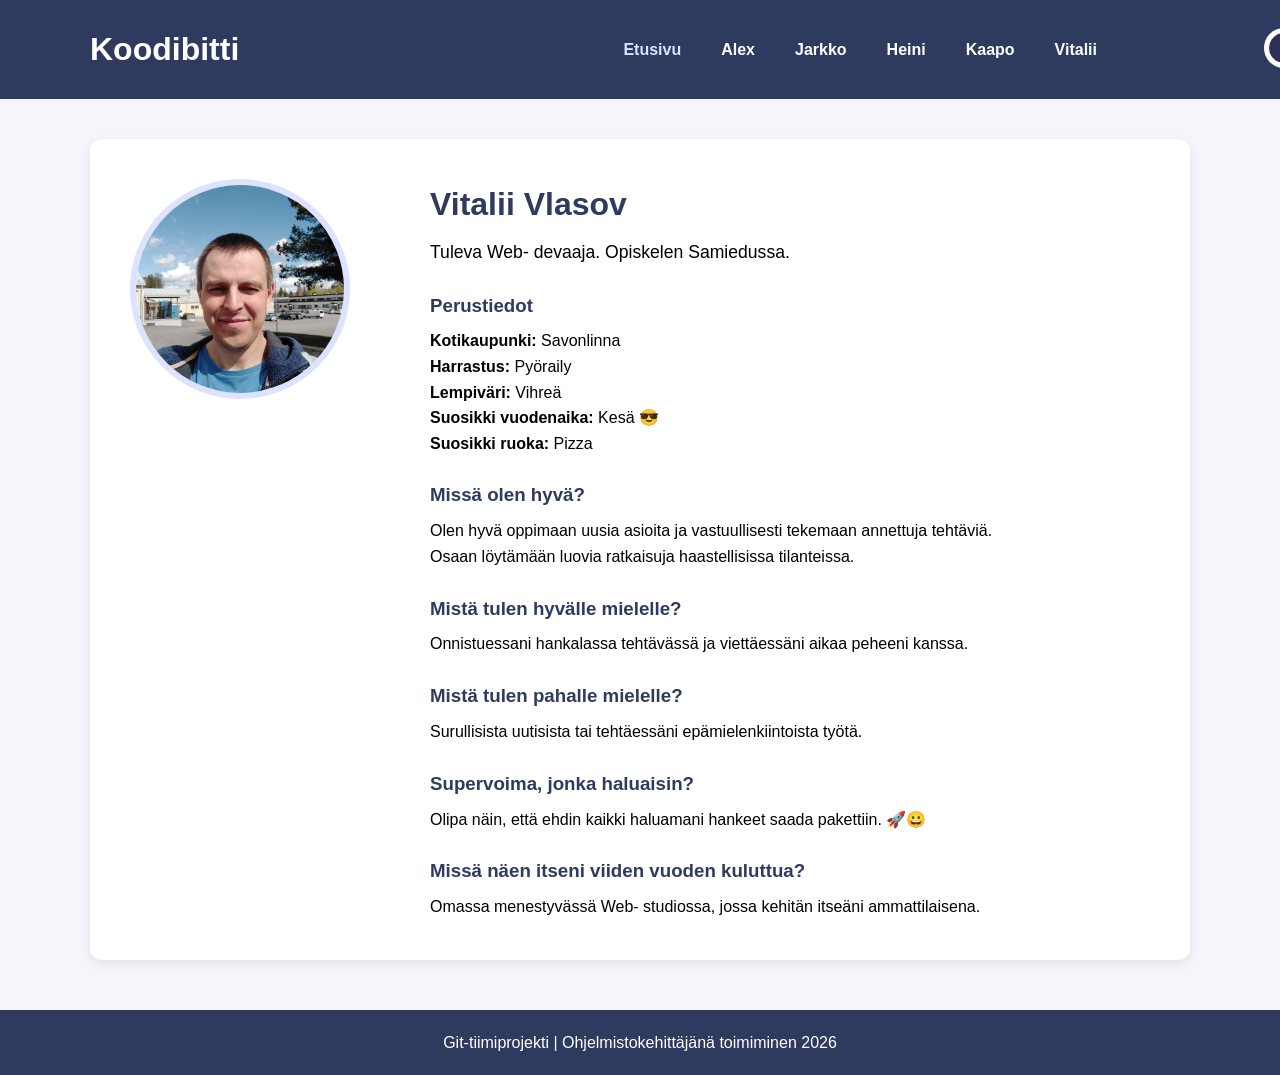
<file: pages/profile_vitalii.html>
<!DOCTYPE html>
  <html lang="fi">
<head>
    <meta charset="UTF-8">
    <meta name="viewport" content="width=device-width, initial-scale=1.0">
    <title>Opiskelija 1</title>
    <!-- Yhdistetään ulkoinen tyylitiedosto tähän sivuun -->
    <link rel="stylesheet" href="../css/style.css">
</head>
<body>

    <!-- Sivun ylätunniste sisältää tiimin nimen ja navigointilinkit -->
    <header class="site-header">
        <div class="header-content">
            <h1>Koodibitti</h1>
            <nav>
                <a href="../index.html">Etusivu</a>
                <a href="Alex_Profiili.html">Alex</a>
                <a href="Jarkko.html">Jarkko</a>
                <a href="Heini-profiili.html">Heini</a>
                <a href="opiskelija_kaapo.html">Kaapo</a>
                <a href="profile_vitalii.html">Vitalii</a>
                   <div class="container">
                    <label class="switch">
                        <input id="toggle" type="checkbox">
                        <span class="slider"></span>
                    </label>
                </div>
                <div class="slide-block slide-out">
                </div>
            </nav>
            
        </div>
        
            </nav>
        </div>
    </header>

    <!-- Pääsisältö: opiskelijan profiili ja esittely -->
    <main>
        <section class="profile">
            <img class="profile-photo-large" src="../images/profiilikuva-vitalii.jpg" alt="Vitaliin profiilikuva">

            <div class="profile-info">
                <!-- Kirjoita otsikkoon nimesi, tekstikappaleeseen esittelyteksti -->
                <h2>Vitalii Vlasov</h2>
                <!--Kirjoita tähän lyhyt kuvaus itsestäsi. Voit kertoa esimerkiksi,
                    mistä olet kiinnostunut ja millaisista asioista pidät.-->
                <p class="lead">Tuleva Web- devaaja. Opiskelen Samiedussa.</p>

                <!-- Perustietojen luettelo, täydennä kohtiin omat vastauksesi -->
                <h3>Perustiedot</h3>
                <ul class="profile-list">
                    <li><strong>Kotikaupunki:</strong> Savonlinna <!--Kirjoita kotikaupunkisi --></li>
                    <li><strong>Harrastus:</strong> Pyöraily<!--Kirjoita harrastus--></li>
                    <li><strong>Lempiväri:</strong> Vihreä<!--Kirjoita lempiväri--></li>
                    <li><strong>Suosikki vuodenaika:</strong> Kesä 😎<!--Kirjoita suosikki vuodenaika--></li>
                    <li><strong>Suosikki ruoka:</strong> Pizza<!--Kirjoita suosikki ruoka--></li>
                </ul>

                <!-- Täydennä omat vastauksesi alla oleviin kohtiin -->
                <h3>Missä olen hyvä?</h3>
                <p>
                  Olen hyvä oppimaan uusia asioita ja vastuullisesti tekemaan annettuja tehtäviä.<br>Osaan löytämään luovia ratkaisuja haastellisissa tilanteissa.
                    <!-- Kirjoita tähän omia vahvuuksiasi. Voit kertoa esimerkiksi opiskeluun, harrastuksiin tai tiimityöhön liittyvistä vahvuuksista. -->
                </p>
                <h3>Mistä tulen hyvälle mielelle?</h3>
                <p>
                  Onnistuessani hankalassa tehtävässä ja viettäessäni aikaa peheeni kanssa.
                    <!-- Kirjoita tähän mistä tulet hyvälle mielelle ja miksi. -->
                </p>
                <h3>Mistä tulen pahalle mielelle?</h3>
                <p>
                  Surullisista uutisista tai tehtäessäni epämielenkiintoista työtä.
                    <!-- Kirjoita tähän mistä tulet pahalle mielelle ja miksi. -->
                </p>
                <h3>Supervoima, jonka haluaisin?</h3>
                <p>
                  Olipa näin, että ehdin kaikki haluamani hankeet saada pakettiin. 🚀😀
                    <!-- Kirjoita tähän, minkä supervoiman haluaisit kehittää. Parustele valintaasi ja kerro, miten käyttäisit tätä supervoimaa. -->
                </p>
                <h3>Missä näen itseni viiden vuoden kuluttua?</h3>
                <p>
                  Omassa menestyvässä Web- studiossa, jossa kehitän itseäni ammattilaisena.
                    <!-- Kirjoita tähän ajatuksiasi tulevaisuudestasi. -->
                </p>
            </div>
        </section>
    </main>

    <!-- Alatunniste ja tekijätieto -->
    <footer class="site-footer">
        <p>Git-tiimiprojekti | Ohjelmistokehittäjänä toimiminen 2026</p>
    </footer>

    <!-- Sivun JavaScript-tiedosto -->
    <script src="../js/script.js"></script>
</body>
</html>
</file>
<file: css/style.css>
/* Perusasetukset: poistetaan oletusmarginaalit ja -täytteet */
* {
    margin: 0;
    padding: 0;
    box-sizing: border-box;
}
/* Määritellään muuttujat */
:root {
  --night-color: #2e2e58;
  --day-color: white;
  --night-background: radial-gradient(circle at top left, #3d3d68, #02021d);
  --transition-time: 0.5s;
}




/* Painike */
.container .switch {
  position: relative;
  display: flex;
  align-items: center;
  justify-content: center;
  transform: translate(10rem,5px);

}


/* slider  */
.container .switch .slider {
  position: absolute;
  height: 40px;
  width: 80px;
  border-radius: 30px;
  background-color: var(--day-color);
  cursor: pointer;
  transition: var(--transition-time);
  z-index: 99;
}

/* (Sun/Moon) */
.container .switch .slider:before {
  position: absolute;
  left: 5px;
  bottom: 5px;
  height: 30px;
  width: 30px;
  content: "";
  border-radius: 50%;
  background-color: var(--night-color);
  transition: var(--transition-time);
}

/*Pilotetaan input */
#toggle {
  opacity: 0;
  touch-action: none;
}

/*  Logiikka: Checked  */
#toggle:checked ~ .slider {
  background-color: var(--night-color);
}

#toggle:checked ~ .slider:before {
  background-color: var(--night-color);
  box-shadow: inset -10px -5px 0 0px yellow;
  transform: translate(40px, 1px);
}

#toggle:checked ~ .slide-block {
  left: 0;
  border-bottom-right-radius: 0;
  border-top-right-radius: 0;
}



/* tumma-tila */
body.dark-mode {
    background: var(--night-background);
    background-attachment: fixed;
    color: white;
}

/* tekstit */
body.dark-mode h1,
body.dark-mode h2,
body.dark-mode h3,
body.dark-mode p,
body.dark-mode a {
    color: white;
}

/* kortit */
body.dark-mode .member-card {
    background-color: rgba(15, 14, 14, 0.3);
    border: 1px solid rgba(255, 255, 255, 0.2);
}

/* SECTIONS */
body.dark-mode section,
body.dark-mode section.profile {
    background-color: rgba(15, 14, 14, 0.1);
    border: 1px solid rgba(255, 255, 255, 0.2);
}


/* Body-elementin yleiset */
body {
    font-family: Arial, sans-serif;
    background-color: #f4f6fb;
    /* color: #222; */
    line-height: 1.6;
}

/* Ylätunnisteen tyyli */
.site-header {
    background-color: #2f3a5f;
    color: white;
    padding: 24px 0;
    width: 100%;
}

/* Skrollatessa ylätunniste saa kiinteän position  */
.site-header-scrolled {
    position: fixed;
    top: 0;
    left: 0;
    z-index: 1000;
}
/* Ylätunnisteen sisältö keskitetään ja asetellaan riville */
.header-content {
    width: 90%;
    max-width: 1100px;
    margin: 0 auto;
    display: flex;
    justify-content: space-between;
    align-items: center;
    gap: 20px;
}

.site-header h1 {
    font-size: 2rem;
}

nav {
    position:sticky;
    display: flex;
   flex-wrap: wrap;
    gap: 40px;
   
}

nav a {
    color: white;
    text-decoration: none;
    font-weight: bold;

}

nav a:first-of-type {
  color: #dce2ff;
}

nav a:hover {
    text-decoration: underline;
}


/* Pääsisällön leveys ja keskitys */
main {
    width: 90%;
    max-width: 1100px;
    margin: 40px auto;
}

/* Esittelylohkon kortin tyyli */
.hero {
    display: grid;
    grid-template-columns: 320px 1fr;
    gap: 40px;
    align-items: center;
    background-color: white;
    padding: 40px;
    border-radius: 12px;
    box-shadow: 0 4px 12px rgba(0, 0, 0, 0.08);
    margin-bottom: 40px;
}

.team-photo {
    width: 300px;
    height: 300px;
    object-fit: cover;
    border-radius: 50%;
    border: 8px solid #dce2ff;
}

.hero-text h2 {
    font-size: 2rem;
    margin-bottom: 16px;
    color: #2f3a5f;
}

#H {
    font-family: "Sofia", sans-serif;
}

.members {
    display: grid;
    grid-template-columns: repeat(3, 1fr);
    gap: 24px;
}

.member-card {
    background-color: white;
    padding: 24px;
    border-radius: 12px;
    text-align: center;
    box-shadow: 0 4px 12px rgba(0, 0, 0, 0.08);
}

.profile-photo-small {
    width: 130px;
    height: 130px;
    object-fit: cover;
    border-radius: 50%;
    border: 5px solid #dce2ff;
    margin-bottom: 16px;
}

.member-card h3 {
    color: #2f3a5f;
    margin-bottom: 8px;
}

.member-card p {
    margin-bottom: 18px;
}

.button {
    display: inline-block;
    background-color: #2f3a5f;
    color: white;
    text-decoration: none;
    padding: 10px 18px;
    border-radius: 6px;
}

.button:hover {
    background-color: #1f2744;
}

.profile {
    display: grid;
    grid-template-columns: 260px 1fr;
    gap: 40px;
    align-items: start;
    background-color: white;
    padding: 40px;
    border-radius: 12px;
    box-shadow: 0 4px 12px rgba(0, 0, 0, 0.08);
}

.profile-photo-large {
    width: 220px;
    height: 220px;
    object-fit: cover;
    border-radius: 50%;
    border: 6px solid #dce2ff;
}

.profile-info h2 {
    font-size: 2rem;
    margin-bottom: 8px;
    color: #2f3a5f;
}

.profile-info h3 {
    margin-top: 24px;
    margin-bottom: 8px;
    color: #2f3a5f;
}

.profile-list {
  margin: 0;
  list-style: none;
}

.lead {
    font-size: 1.1rem;
    margin-bottom: 16px;
}

ul {
    margin-left: 22px;
}

.site-footer {
    background-color: #2f3a5f;
    color: white;
    text-align: center;
    padding: 20px;
    margin-top: 50px;
}

@media (max-width: 800px) {

    /* Responsiiviset asettelut pienemmille näytöille */
    .header-content,
    .hero,
    .profile {
        display: block;
        text-align: center;
    }

    nav {
        justify-content: center;
        margin-top: 16px;
    }

    .team-photo,
    .profile-photo-large {
        margin-bottom: 24px;
    }

    .members {
        grid-template-columns: 1fr;
    }
}


/* Jarkko edits */

.site-header-Jarkko {
    background-color: rgb(89, 38, 38);
    padding: 24px 0;
    color: white;
}

.profile-photo-large-Jarkko {
    width: 220px;
    height: 220px;
    border-radius: 50%;
    border: 6px solid rgb(243, 136, 136);
}

.profile-info-Jarkko h2 {
    font-size: 2rem;
    margin-bottom: 8px;
    color: rgb(153, 51, 51);
}

.profile-info-Jarkko h3 {
    margin-top: 24px;
    margin-bottom: 8px;
    color: rgb(153, 51, 51);
}

.site-footer-Jarkko {
    background-color: rgb(89, 38, 38);
    color: white;
    text-align: center;
    padding: 20px;
    margin-top: 50px;
}

.profile-photo-small-Jarkko {
    width: 130px;
    height: 130px;
    object-fit: cover;
    border-radius: 50%;
    border: 5px solid rgb(231, 114, 114);
    margin-bottom: 16px;
}

#Jarkko1 {
    color: rgb(153, 51, 51);
}
#Jarkko2 {
    background-color: rgb(153, 51, 51);
    margin-bottom: 16px;
}


/* Kaapon lisäämät*/

.site-footer-kaapo {
    background-color: #c77eb6;
    color: white;
    text-align: center;
    padding: 20px;
    margin-top: 50px;
}

.site-header-kaapo {
    background-color: #c77eb6;
    color: white;
    padding: 24px 0;
}

.profile-photo-large-kaapo {
    width: 220px;
    height: 220px;
    object-fit: cover;
    border-radius: 50%;
    border: 6px solid rgb(227, 154, 154);
}

.profile-photo-small-kaapo {
    width: 130px;
    height: 130px;
    object-fit: cover;
    border-radius: 50%;
    border: 5px solid rgb(227, 154, 154);
    margin-bottom: 16px;
}

.button-kaapo {
    display: inline-block;
    background-color: #c77eb6;
    color: white;
    text-decoration: none;
    padding: 10px 18px;
    border-radius: 6px;
}

.button-kaapo:hover {
    background-color: #b46fa4;
}
</file>
